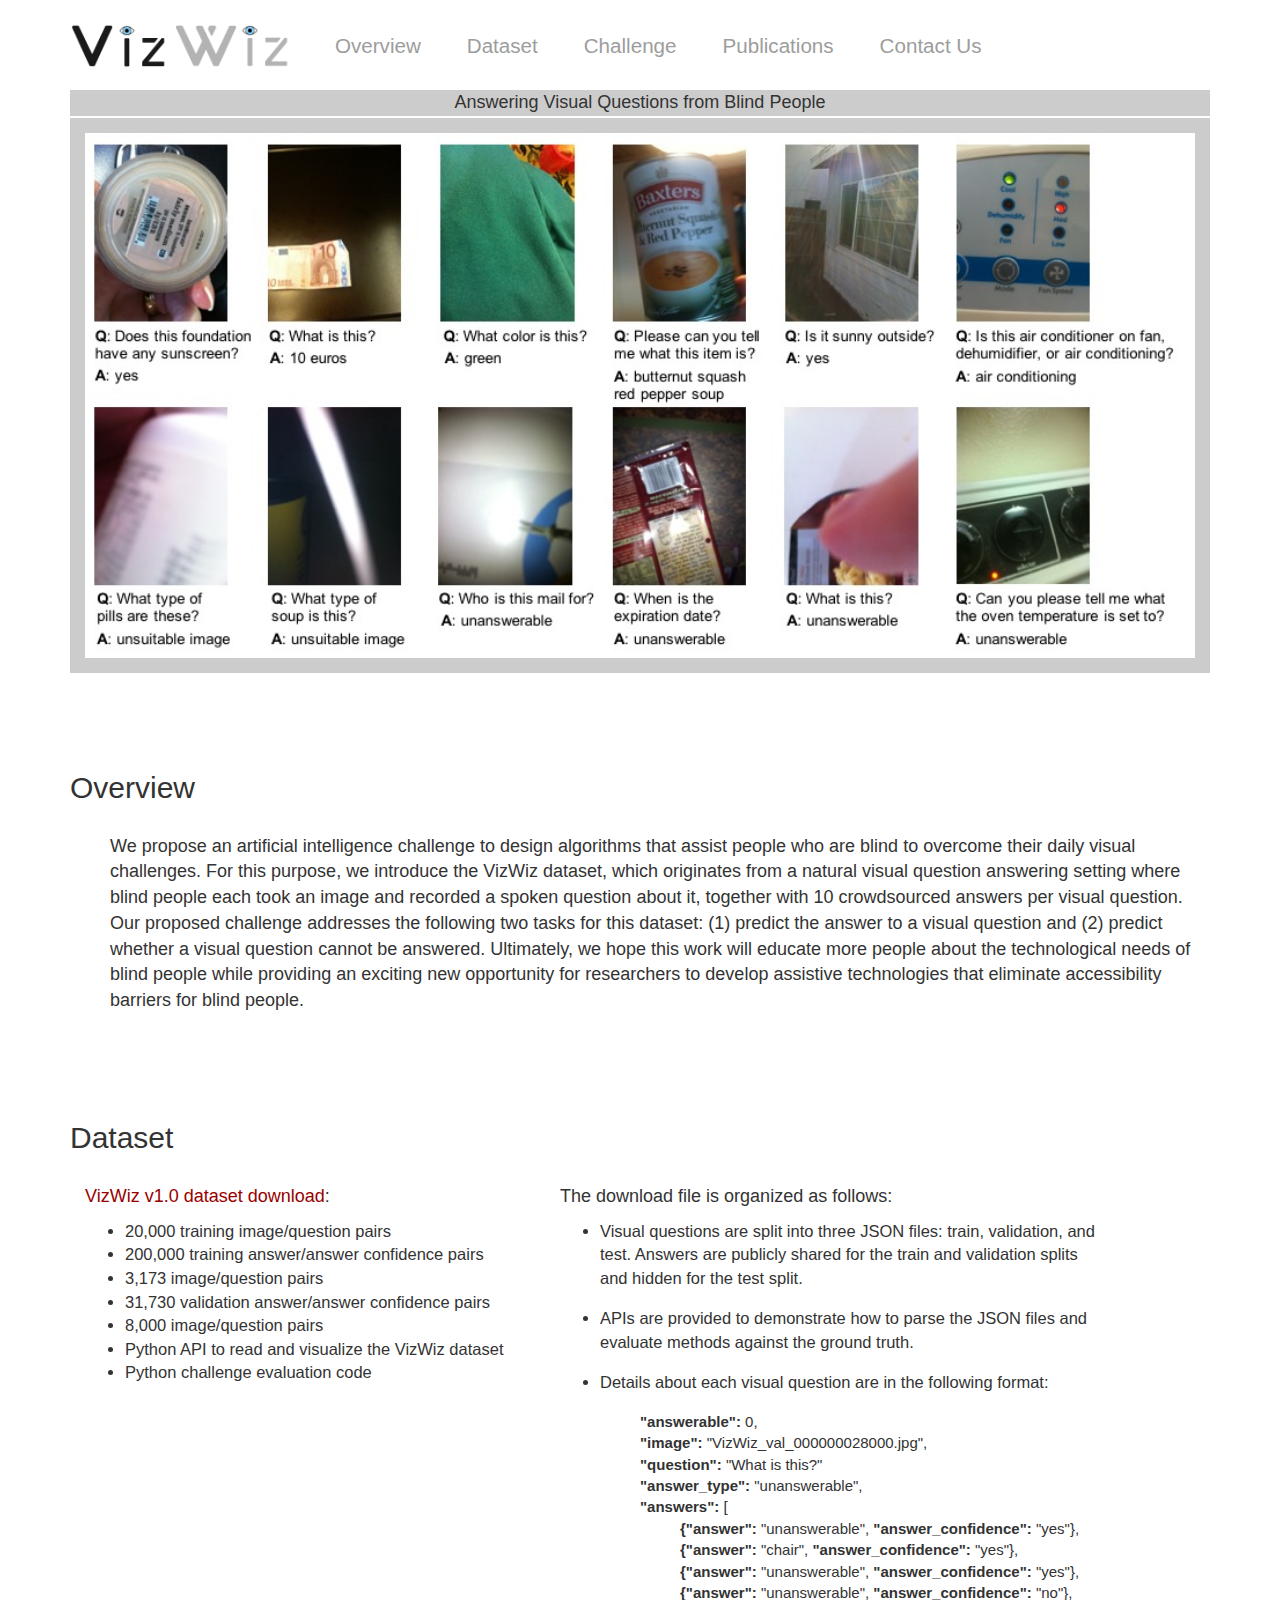
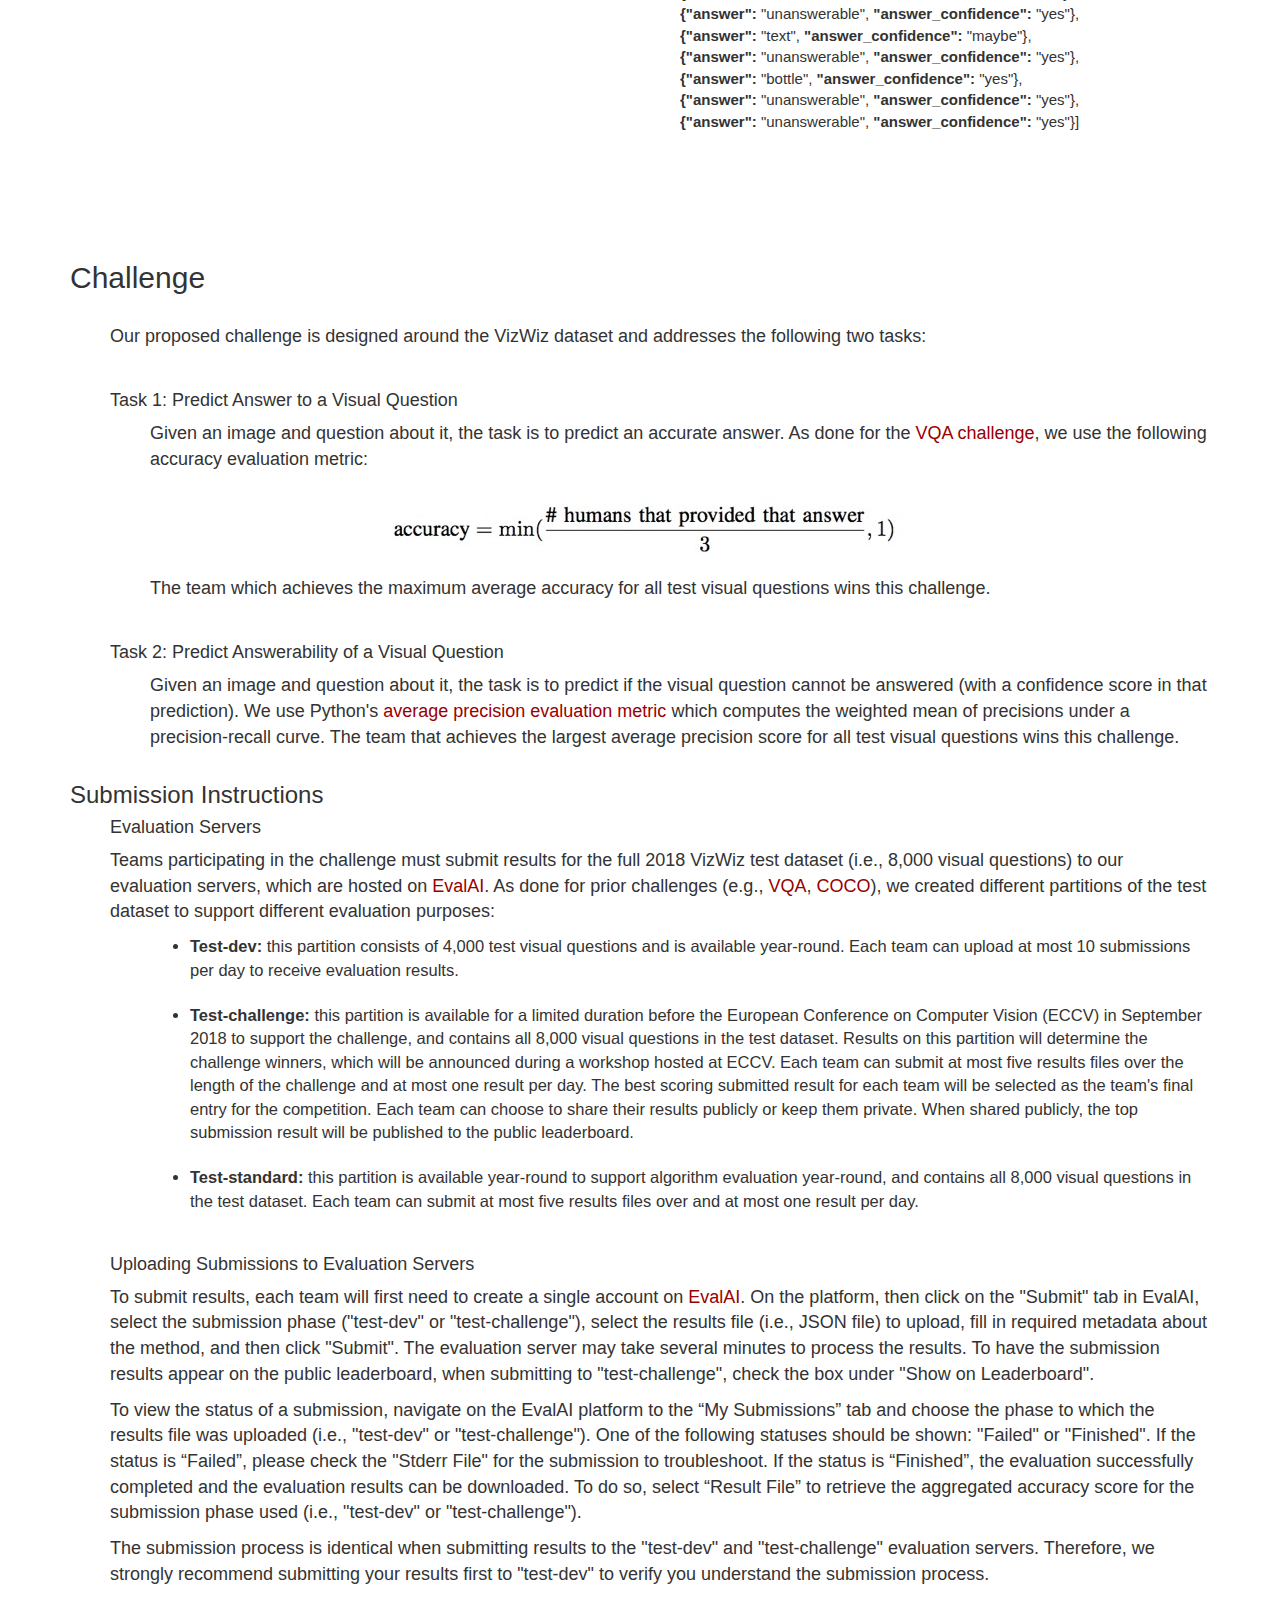
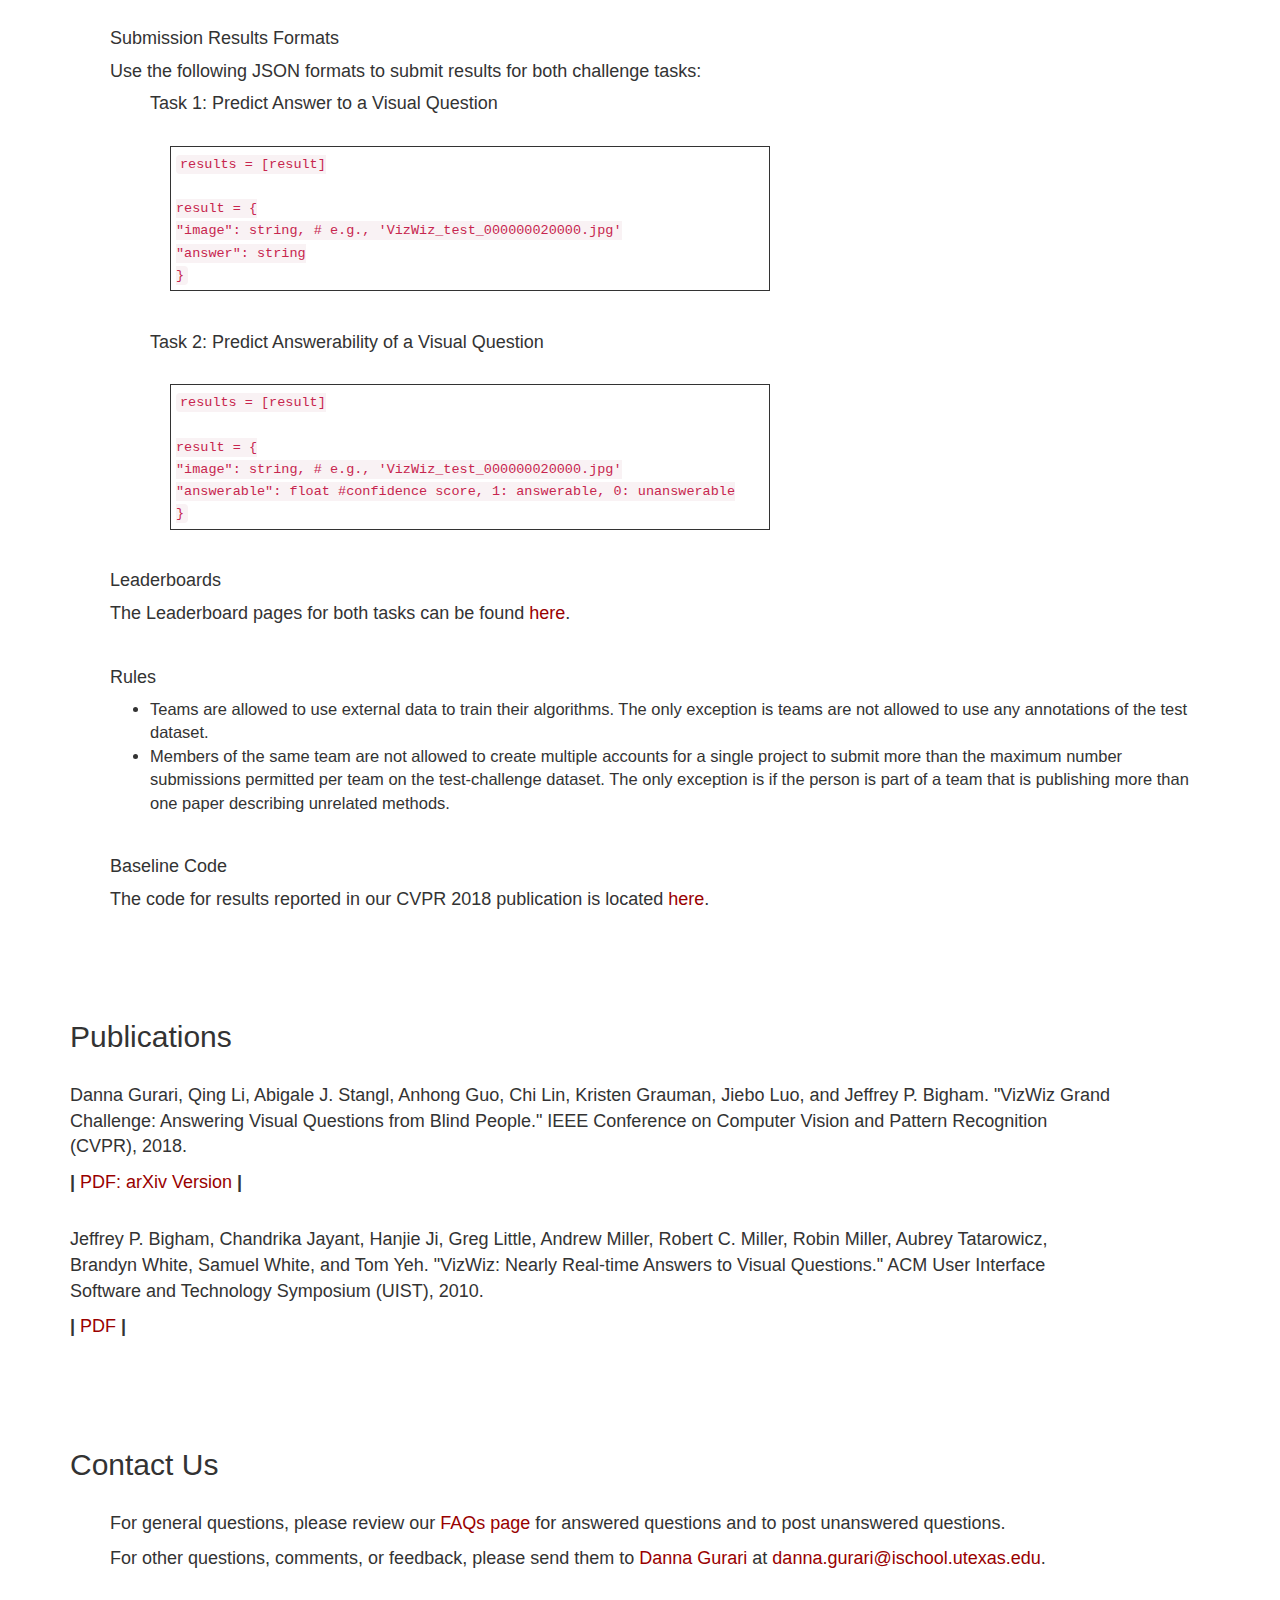
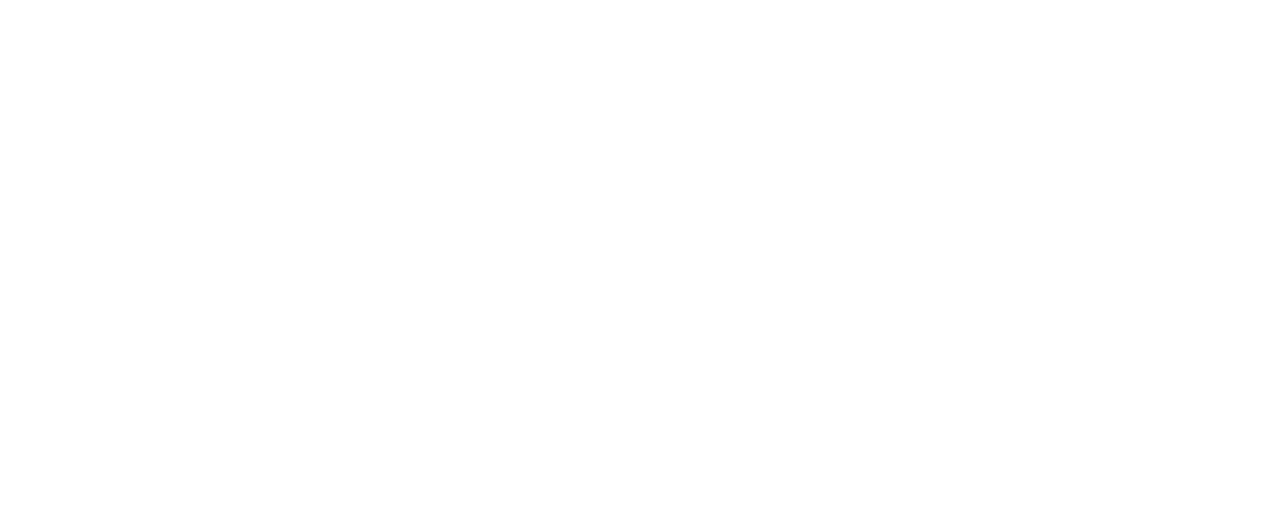
<file: challenge/index.html>
<!doctype html>
<html>
<head>
<title>VizWiz Challenge</title>
<script src="https://ajax.googleapis.com/ajax/libs/jquery/2.2.4/jquery.min.js"></script>
<link rel="stylesheet" href="https://maxcdn.bootstrapcdn.com/bootstrap/3.3.1/css/bootstrap.min.css">
<link rel="stylesheet" href="../css/main.css">
</head>
<body>

<a href="#content" class="sr-only sr-only-focusable">Skip to main content</a>

<nav id="nav_bar" class="navbar navbar-inverse navbar-fixed-top" role="navigation">
  <div class="container">
      <ul class="nav navbar-nav">
      	<div id="menu-logo">
        	<li class="active"><a href="#"><img src="../pics/logo-name.png" alt="VizWiz logo"></a></li>
        </div>
	    <li><a href="#overview">Overview</a></li>
	    <li><a href="#dataset">Dataset</a></li>
    	<li><a href="#challenge">Challenge</a></li>
    	<li><a href="#publications">Publications</a></li>
	    <li><a href="#contactus">Contact Us</a></li>
      </ul>
  </div>
</nav>

<div id="content">
<div class="container">
  <p id="banner_tagline">Answering Visual Questions from Blind People</p>
<img src="../pics/vqa-examples.jpg" alt="Examples of visual questions asked by blind people and corresponding answers agreed upon by crowd workers." id="img-banner">

<div id="overview" class="page clearfix">
<h2>Overview</h2>
<p class="tab">
We propose an artificial intelligence challenge to design algorithms that assist people who are blind to overcome their daily visual challenges.  For this purpose, we introduce the VizWiz dataset, which originates from a natural visual question answering setting where blind people each took an image and recorded a spoken question about it, together with 10 crowdsourced answers per visual question.  Our proposed challenge addresses the following two tasks for this dataset: (1) predict the answer to a visual question and (2) predict whether a visual question cannot be answered.  Ultimately, we hope this work will educate more people about the technological needs of blind people while providing an exciting new opportunity for researchers to develop assistive technologies that eliminate accessibility barriers for blind people.
</p>
</div>

<div id="dataset" class="page clearfix">
<h2>Dataset</h2>
<div class="col-md-5">
	<p><a href="https://ivc.ischool.utexas.edu/VizWiz/data/VizWiz_data_ver1.tar.gz">VizWiz v1.0 dataset download</a>:
		<ul>
			<li>20,000 training image/question pairs</li>
			<li>200,000 training answer/answer confidence pairs</li>
			<li>3,173 image/question pairs</li>
			<li>31,730 validation answer/answer confidence pairs</li>
			<li>8,000 image/question pairs</li>
			<li>Python API to read and visualize the VizWiz dataset</li>
			<li>Python challenge evaluation code</li>
		</ul>
	</p>
</div>
<div class="col-md-6">
<p>The download file is organized as follows:
<ul>
	<li class="dataset_list">Visual questions are split into three JSON files: train, validation, and test.  Answers are publicly shared for the train and validation splits and hidden for the test split.</li>
	<li class="dataset_list">APIs are provided to demonstrate how to parse the JSON files and evaluate methods against the ground truth.</li>
	<li class="dataset_list">Details about each visual question are in the following format:</li>
        <strong class="tab">"answerable": </strong>0, <br>
            <strong class="tab">"image": </strong>"VizWiz_val_000000028000.jpg",<br>
            <strong class="tab">"question": </strong>"What is this?"<br>
			<strong class="tab">"answer_type": </strong> "unanswerable", <br>
            <strong class="tab">"answers": </strong>[ <br>
            	<strong class="double-tab">{"answer": </strong>"unanswerable", <strong>"answer_confidence": </strong>"yes"},<br>
                <strong class="double-tab">{"answer": </strong>"chair", <strong>"answer_confidence": </strong>"yes"},<br>
                <strong class="double-tab">{"answer": </strong>"unanswerable", <strong>"answer_confidence": </strong>"yes"},<br>
                <strong class="double-tab">{"answer": </strong>"unanswerable", <strong>"answer_confidence": </strong>"no"},<br>
                <strong class="double-tab">{"answer": </strong>"unanswerable", <strong>"answer_confidence": </strong>"yes"},<br>
                <strong class="double-tab">{"answer": </strong>"text", <strong>"answer_confidence": </strong>"maybe"},<br>
                <strong class="double-tab">{"answer": </strong>"unanswerable", <strong>"answer_confidence": </strong>"yes"},<br>
                <strong class="double-tab">{"answer": </strong>"bottle", <strong>"answer_confidence": </strong>"yes"},<br>
                <strong class="double-tab">{"answer": </strong>"unanswerable", <strong>"answer_confidence": </strong>"yes"},<br>
                <strong class="double-tab">{"answer": </strong>"unanswerable", <strong>"answer_confidence": </strong>"yes"}]
		<br> <br>
</ul>
</p>
</div>
</div>

<div id="challenge" class="page clearfix">
  <h2>Challenge</h2>
  <p class="tab">Our proposed challenge is designed around the VizWiz dataset and addresses the following two tasks: </p>
  <br>
  <h4 class="tab">Task 1: Predict Answer to a Visual Question</h4>
  <p class="double-tab">Given an image and question about it, the task is to predict an accurate answer.  As done for the <a href="http://visualqa.org/index.html">VQA challenge</a>, we use the following accuracy evaluation metric:
  </p>
  <p id="vqa-eval-metric">
  <img src="../pics/vqa_evaluation-metric.jpg" alt="Evaluation metic is the minimum between 1 and the number of people who provided the answer minus 1.">
  </p>
  <p class="double-tab">The team which achieves the maximum average accuracy for all test visual questions wins this challenge.</p>
  <br>
  <h4 class="tab">Task 2: Predict Answerability of a Visual Question</h4>
  <p class="double-tab">Given an image and question about it, the task is to predict if the visual question cannot be answered (with a confidence score in that prediction).  We use Python's <a href="http://scikit-learn.org/stable/modules/generated/sklearn.metrics.average_precision_score.html">average precision evaluation metric</a> which computes the weighted mean of precisions under a precision-recall curve.  The team that achieves the largest average precision score for all test visual questions wins this challenge.</p>
</div>
<br>
<div id="submission-instructions" class="page clearfix" class="tab">
  <h3>Submission Instructions</h3>
  <h4 class="tab">Evaluation Servers</h4>
  <p class="tab">Teams participating in the challenge must submit results for the full 2018 VizWiz test dataset (i.e., 8,000 visual questions) to our evaluation servers, which are hosted on <a href="https://evalai.cloudcv.org/web/challenges/challenge-page/102/overview">EvalAI</a>.
    As done for prior challenges (e.g., <a href="http://visualqa.org/index.html">VQA</a>, <a href="http://cocodataset.org/">COCO</a>), we created different partitions of the test dataset to support different evaluation purposes: </p>
  <ul class="double-tab">
  	<li><strong>Test-dev:</strong> this partition consists of 4,000 test visual questions and is available year-round.  Each team can upload at most 10 submissions per day to receive evaluation results.</li>
    <br>
    <li><strong>Test-challenge:</strong> this partition is available for a limited duration before the European Conference on Computer Vision (ECCV) in September 2018 to support the challenge, and contains all 8,000 visual questions in the test dataset.  Results on this partition will determine the challenge winners, which will be announced during a workshop hosted at ECCV.  Each team can submit at most five results files over the length of the challenge and at most one result per day.  The best scoring submitted result for each team will be selected as the team's final entry for the competition.  Each team can choose to share their results publicly or keep them private.  When shared publicly, the top submission result will be published to the public leaderboard.</li>
    <br>
    <li><strong>Test-standard:</strong> this partition is available year-round to support algorithm evaluation year-round, and contains all 8,000 visual questions in the test dataset.  Each team can submit at most five results files over and at most one result per day.</li>
  </ul>
  <br>
  <h4 class="tab">Uploading Submissions to Evaluation Servers</h4>
  <p class="tab">To submit results, each team will first need to create a single account on <a href="https://evalai.cloudcv.org/web/challenges/challenge-page/102/participate">EvalAI</a>.  On the platform, then click on the "Submit" tab in EvalAI, select the submission phase ("test-dev" or "test-challenge"), select the results file (i.e., JSON file) to upload, fill in required metadata about the method, and then click "Submit".  The evaluation server may take several minutes to process the results.  To have the submission results appear on the public leaderboard, when submitting to "test-challenge", check the box under "Show on Leaderboard".</p>

  <p class="tab">To view the status of a submission, navigate on the EvalAI platform to the “My Submissions” tab and choose the phase to which the results file was uploaded (i.e., "test-dev" or "test-challenge").  One of the following statuses should be shown: "Failed" or "Finished".  If the status is “Failed”, please check the "Stderr File" for the submission to troubleshoot.  If the status is “Finished”, the evaluation successfully completed and the evaluation results can be downloaded.  To do so, select “Result File” to retrieve the aggregated accuracy score for the submission phase used (i.e., "test-dev" or "test-challenge"). </p>

  <p class="tab">The submission process is identical when submitting results to the "test-dev" and "test-challenge" evaluation servers.  Therefore, we strongly recommend submitting your results first to "test-dev" to verify you understand the submission process. </p>

  <br>
  <h4 class="tab">Submission Results Formats</h4>
  <p class="tab">Use the following JSON formats to submit results for both challenge tasks: </p>
  <h4 class="double-tab">Task 1: Predict Answer to a Visual Question</h4>
      <br>
      <div class="large-3 columns">
          <p class="results-format">
              <code>
                  results = [result]<br>
                  <br>
                  result = {<br>
                  "image": string, # e.g., 'VizWiz_test_000000020000.jpg' <br>
                  "answer": string<br>
                  }<br>
              </code>
          </p>
      </div>
      <br>

  <h4 class="double-tab">Task 2: Predict Answerability of a Visual Question</h4>
    <br>
    <div class="large-3 columns">
        <p class="results-format">
            <code>
                results = [result]<br>
                <br>
                result = {<br>
                "image": string, # e.g., 'VizWiz_test_000000020000.jpg' <br>
                "answerable": float #confidence score, 1: answerable, 0: unanswerable<br>
                }<br>
            </code>
        </p>
    </div>
    <br>

  <h4 class="tab">Leaderboards</h4>
  <p class="tab">The Leaderboard pages for both tasks can be found <a href="https://evalai.cloudcv.org/web/challenges/challenge-page/102/leaderboard">here</a>.</p>
  <br>
  <h4 class="tab">Rules</h4>
  <ul class="tab">
  	<li>Teams are allowed to use external data to train their algorithms.  The only exception is teams are not allowed to use any annotations of the test dataset.</li>
  	<li>Members of the same team are not allowed to create multiple accounts for a single project to submit more than the maximum number submissions permitted per team on the test-challenge dataset.  The only exception is if the person is part of a team that is publishing more than one paper describing unrelated methods.</li>
  </ul>
  <br>
  <h4 class="tab">Baseline Code</h4>
  <p class="tab">The code for results reported in our CVPR 2018 publication is located <a href="https://github.com/liqing-ustc/VizWiz_LSTM_CNN_Attention">here</a>.</p>
</div>

<div id="publications" class="page clearfix">
<h2>Publications</h2>
<!-- Page Heading -->
    <div class="row" class="tab">
      <div class="col-md-11">
          <p>Danna Gurari, Qing Li, Abigale J. Stangl, Anhong Guo, Chi Lin, Kristen Grauman, Jiebo Luo, and Jeffrey P. Bigham. "VizWiz Grand Challenge: Answering Visual Questions from Blind People." IEEE Conference on Computer Vision and Pattern Recognition (CVPR), 2018.</p>
  	      <p> <strong> | <a href="https://arxiv.org/abs/1802.08218" target="content" width=950 height=680>PDF: arXiv Version</a> |</strong> </p>
      </div>
    </div>
    <div class="row">
      <br>
    <div class="col-md-11">
          <p>Jeffrey P. Bigham, Chandrika Jayant, Hanjie Ji, Greg Little, Andrew Miller, Robert C. Miller, Robin Miller, Aubrey Tatarowicz, Brandyn White, Samuel White, and Tom Yeh. "VizWiz: Nearly Real-time Answers to Visual Questions."  ACM User Interface Software and Technology Symposium (UIST), 2010.</p>
  	      <p> <strong> | <a href="https://www.cs.cmu.edu/~jbigham/pubs/pdfs/2010/vizwiz.pdf" target="content" width=950 height=680>PDF</a> |</strong> </p>
      </div>
    </div>
</div>

<div id="contactus" class="page clearfix">
  <h2>Contact Us</h2>
<p class="tab">
For general questions, please review our <a href="https://groups.google.com/forum/#!forum/vizwiz-grand-challenge">FAQs page</a> for answered questions and to post unanswered questions.
</p>
<p class="tab">
For other questions, comments, or feedback, please send them to <a href="https://www.ischool.utexas.edu/~dannag/AboutMe.html">Danna Gurari</a> at <a href="mailto:danna.gurari@ischool.utexas.edu">danna.gurari@ischool.utexas.edu</a>.
  </p>
</div>


</div>
</div>
</body>
</html>
</file>
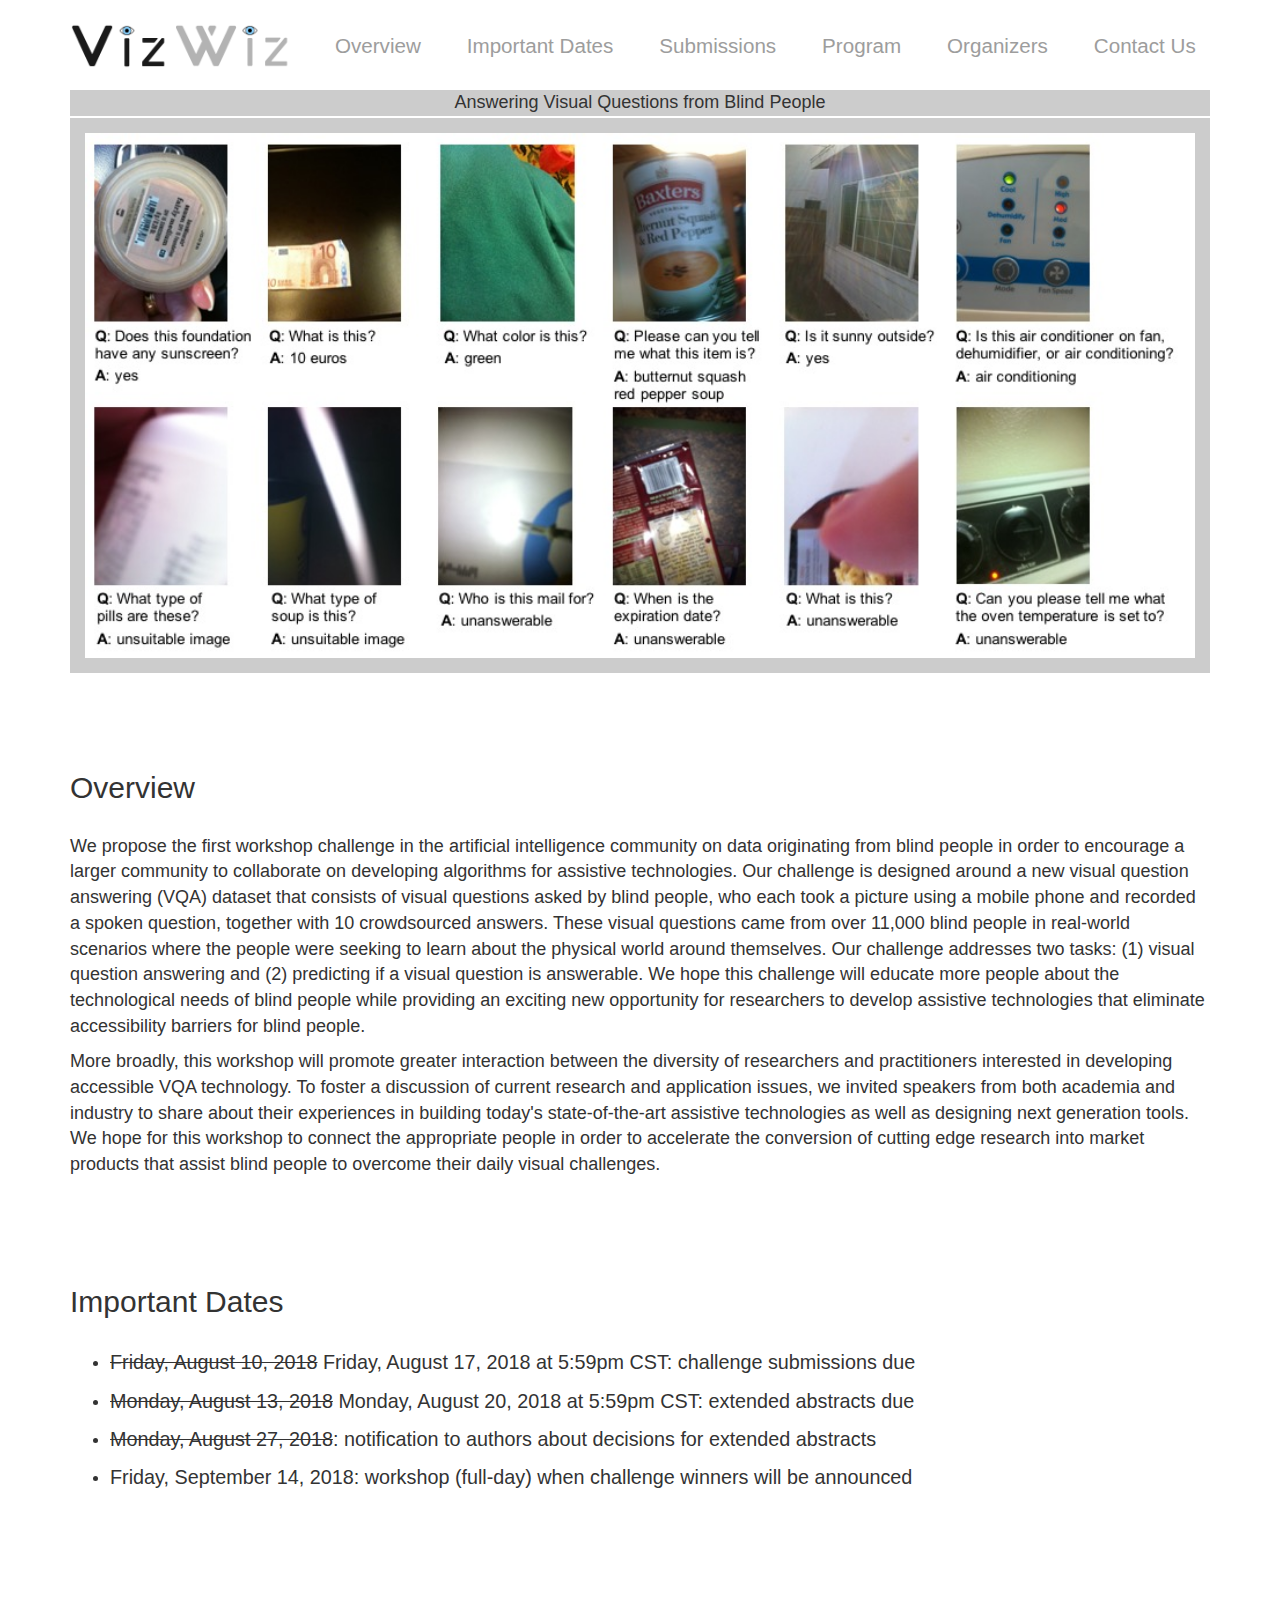
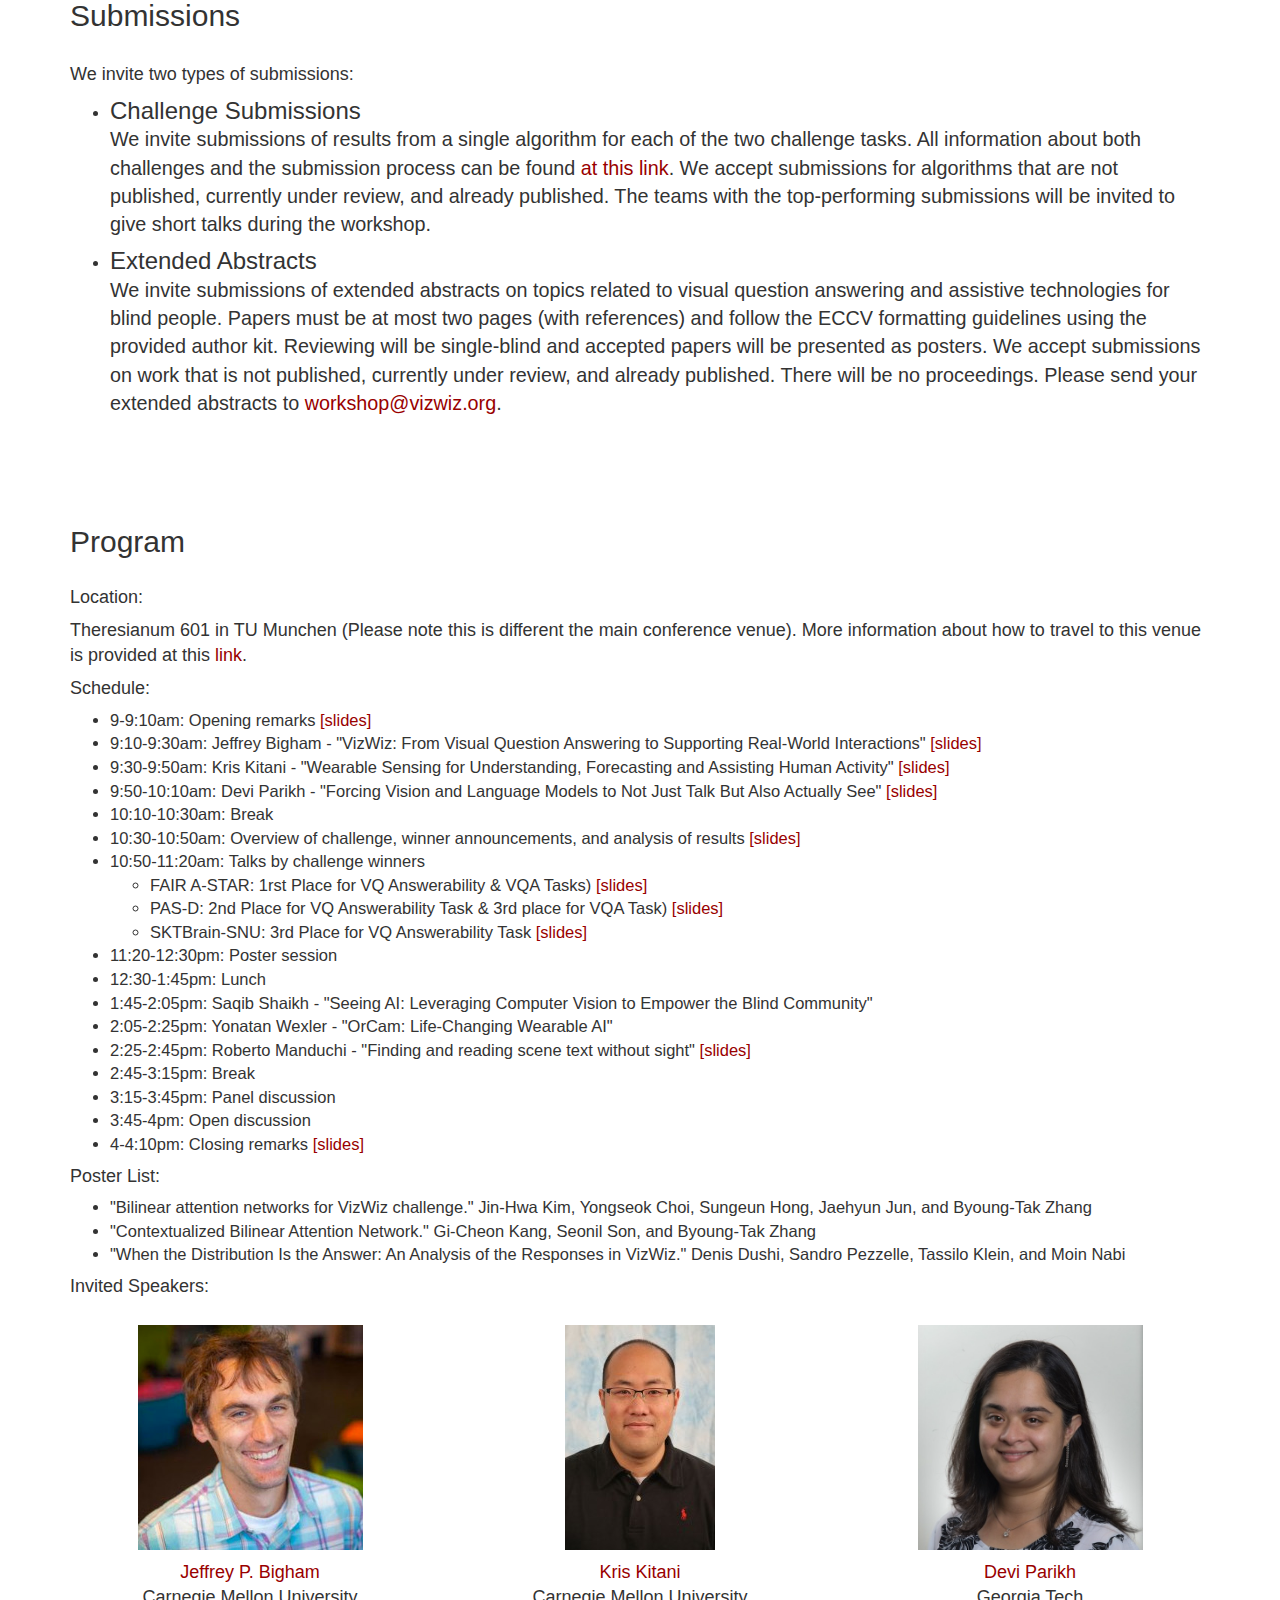
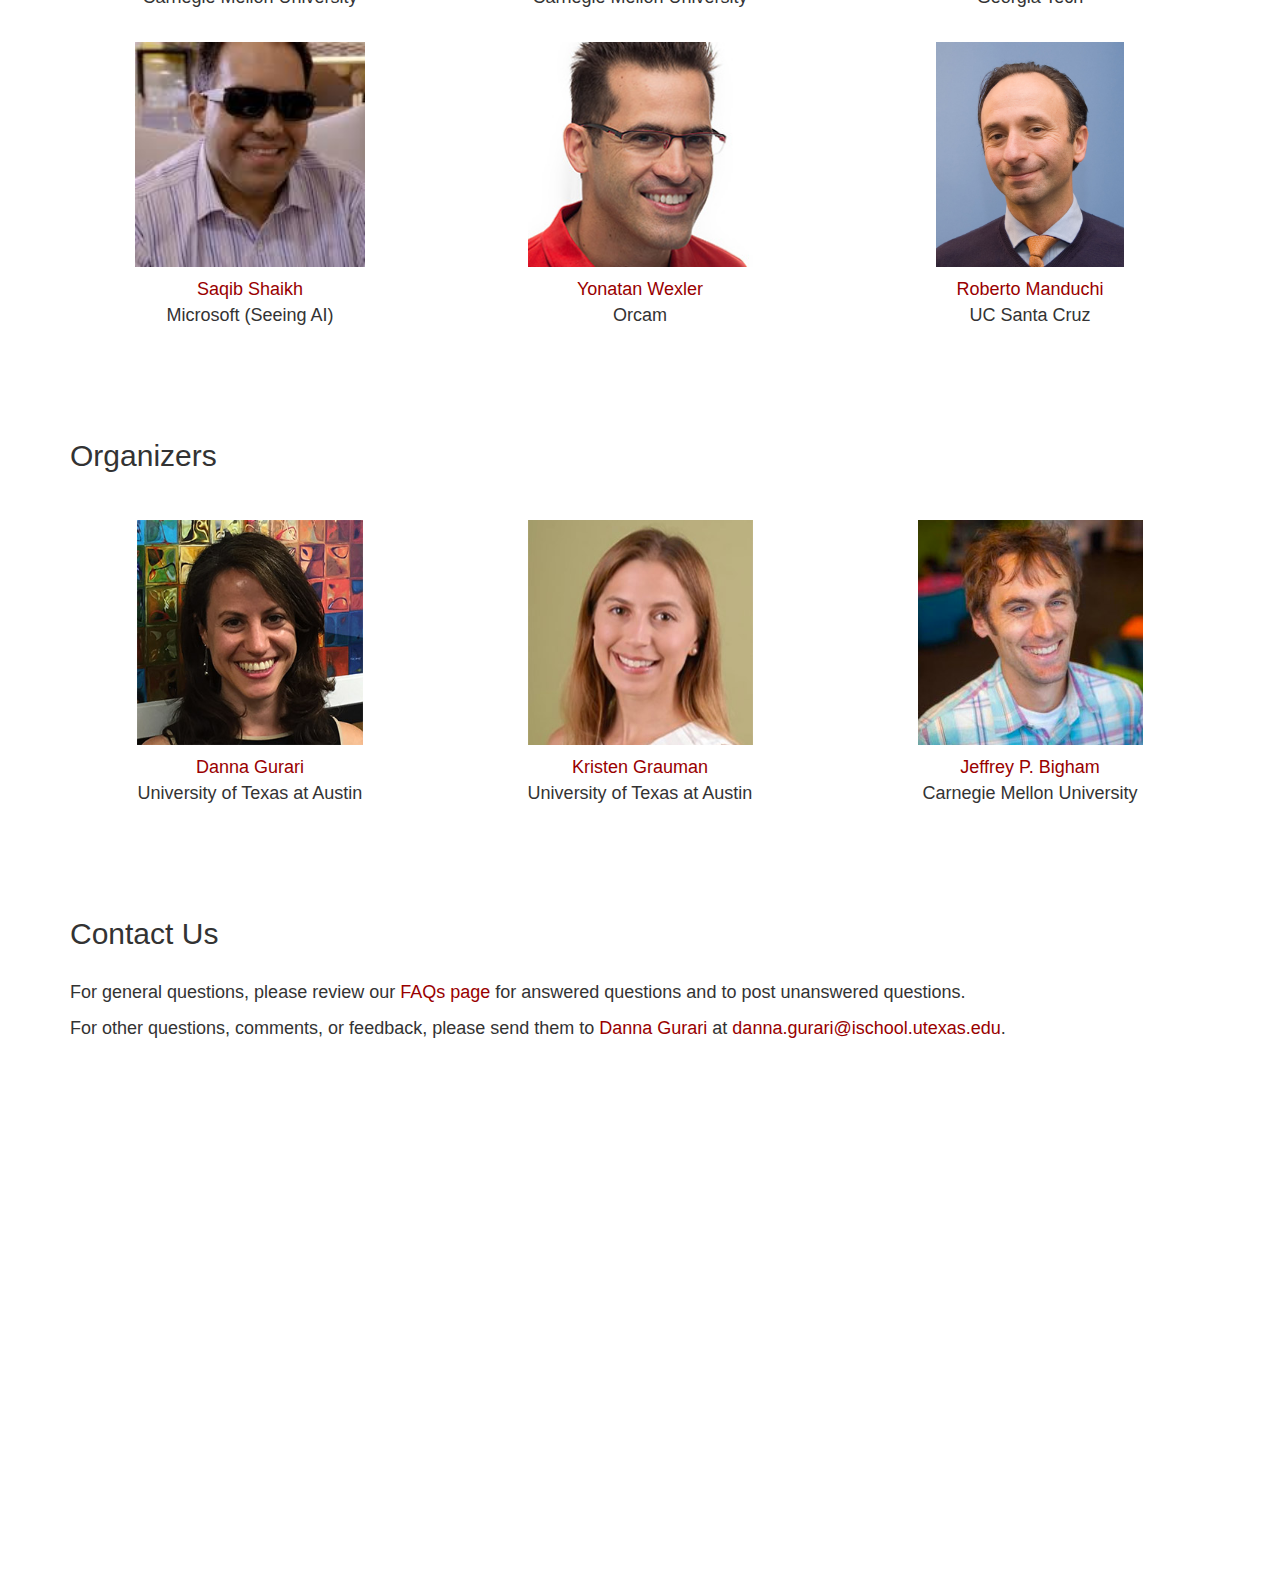
<file: workshop/index.html>
<!doctype html>
<html>
<head>
<title>VizWiz Workshop</title>
<script src="https://ajax.googleapis.com/ajax/libs/jquery/2.2.4/jquery.min.js"></script>
<link rel="stylesheet" href="https://maxcdn.bootstrapcdn.com/bootstrap/3.3.1/css/bootstrap.min.css">
<link rel="stylesheet" href="../css/main.css">
</head>
<body>

<a href="#content" class="sr-only sr-only-focusable">Skip to main content</a>

<nav id="nav_bar" class="navbar navbar-inverse navbar-fixed-top" role="navigation">
  <div class="container">
      <ul class="nav navbar-nav">
      	<div id="menu-logo">
        	<li class="active"><a href="#"><img src="../pics/logo-name.png" alt="VizWiz logo"></a></li>
        </div>
	      <li><a href="#overview">Overview</a></li>
	      <li><a href="#importantdates">Important Dates</a></li>
    	  <li><a href="#submissions">Submissions</a></li>
    	  <li><a href="#program">Program</a></li>
        <li><a href="#organizers">Organizers</a></li>
	      <li><a href="#contactus">Contact Us</a></li>
      </ul>
  </div>
</nav>

<div id="content">
<div class="container">
  <p id="banner_tagline">Answering Visual Questions from Blind People</p>
<img src="../pics/vqa-examples.jpg" alt="Examples of visual questions asked by blind people and corresponding answers agreed upon by crowd workers." id="img-banner">

<div id="overview" class="page clearfix">
<h2>Overview</h2>
<p>
We propose the first workshop challenge in the artificial intelligence community on data originating from blind people in order to
encourage a larger community to collaborate on developing algorithms for assistive technologies. Our challenge is designed
around a new visual question answering (VQA) dataset that consists of visual questions asked by blind people, who each took a
picture using a mobile phone and recorded a spoken question, together with 10 crowdsourced answers. These visual questions
came from over 11,000 blind people in real-world scenarios where the people were seeking to learn about the physical world
around themselves. Our challenge addresses two tasks: (1) visual question answering and (2) predicting if a visual question is
answerable. We hope this challenge will educate more people about the technological needs of blind people while providing an
exciting new opportunity for researchers to develop assistive technologies that eliminate accessibility barriers for blind people.
</p>
<p>
More broadly, this workshop will promote greater interaction between the diversity of researchers and practitioners interested in
developing accessible VQA technology. To foster a discussion of current research and application issues, we invited speakers
from both academia and industry to share about their experiences in building today's state-­of-the-­art assistive technologies as well as designing next generation tools. We hope for this workshop to connect the appropriate people in order to accelerate the conversion of cutting edge research into market products that assist blind people to overcome their daily visual challenges.
</p>
</div>

<div id="importantdates" class="page clearfix">

<h2>Important Dates</h2>
<ul>
<li><p><strike>Friday, August 10, 2018</strike> Friday, August 17, 2018 at 5:59pm CST: challenge submissions due</p></li>
<li><p><strike>Monday, August 13, 2018</strike> Monday, August 20, 2018 at 5:59pm CST: extended abstracts due</p></li>
<li><p><strike>Monday, August 27, 2018</strike>: notification to authors about decisions for extended abstracts</p></li>
<li><p>Friday, September 14, 2018: workshop (full-day) when challenge winners will be announced</p></li>
</ul>

</div>


<div id="submissions" class="page clearfix">

<h2>Submissions</h2>
<p>
We invite two types of submissions:
</p>

<ul>
<li>
<h3>Challenge Submissions</h3>
<p style="margin-top: 0">
We invite submissions of results from a single algorithm for each of the two challenge tasks.  All information about both challenges and the submission process can be found <a href="http://vizwiz.org/data/">at this link</a>.  We accept submissions for algorithms that are not published, currently under review, and already published.  The teams with the top-performing submissions will be invited to give short talks during the workshop.
</p>
</li>

<li>
<h3>Extended Abstracts</h3>
<p style="margin-top: 0">
We invite submissions of extended abstracts on topics related to visual question answering and assistive technologies for blind people.  Papers must be at most two pages (with references) and follow the ECCV formatting guidelines using the provided author kit.  Reviewing will be single-blind and accepted papers will be presented as posters.  We accept submissions on work that is not published, currently under review, and already published.  There will be no proceedings.  Please send your extended abstracts to <a href="mailto:workshop@vizwiz.org">workshop@vizwiz.org</a>.
</p>
</li>
</ul>

</div>

<div id="program" class="page clearfix">
<h2>Program</h2>

<h4>Location:</h4>
<p style="margin-top: 0">Theresianum 601  in TU Munchen (Please note this is different the main conference venue).  More information about how to travel to this venue is provided at this <a href="https://eccv2018.org/attending/venues/">link</a>.
</p>

  <h4>Schedule:</h4>
    <p>
    <ul>
    	<li>9-9:10am: Opening remarks <a href="Talks/OpeningRemarks.pdf">[slides]</a></li>
    	<li>9:10-9:30am: Jeffrey Bigham - "VizWiz: From Visual Question Answering to Supporting Real-World Interactions" <a href="Talks/Jeff_Bigham.pdf">[slides]</a></li>
    	<li>9:30-9:50am: Kris Kitani - "Wearable Sensing for Understanding, Forecasting and Assisting Human Activity" <a href="Talks/Kris_Kitani.pdf">[slides]</a></li>
    	<li>9:50-10:10am: Devi Parikh - "Forcing Vision and Language Models to Not Just Talk But Also Actually See" <a href="Talks/Devi_Parikh.pdf">[slides]</a></li>
    	<li>10:10-10:30am: Break</li>
    	<li>10:30-10:50am: Overview of challenge, winner announcements, and analysis of results <a href="Talks/Challenge.pdf">[slides]</a></li>
      <li>10:50-11:20am: Talks by challenge winners</li>
      <ul>
        <li> FAIR A-STAR: 1rst Place for VQ Answerability & VQA Tasks) <a href="Talks/FAIR_A-STAR.pdf">[slides]</a> </li>
        <li> PAS-D: 2nd Place for VQ Answerability Task & 3rd place for VQA Task) <a href="Talks/PAS-D.pdf">[slides]</a> </li>
        <li> SKTBrain-SNU: 3rd Place for VQ Answerability Task <a href="Talks/SKTBrain-SNU.pdf">[slides]</a> </li>
      </ul>
      <li>11:20-12:30pm: Poster session</li>
    	<li>12:30-1:45pm: Lunch</li>
    	<li>1:45-2:05pm: Saqib Shaikh - "Seeing AI: Leveraging Computer Vision to Empower the Blind Community"</li>
    	<li>2:05-2:25pm: Yonatan Wexler - "OrCam: Life-Changing Wearable AI" </li>
    	<li>2:25-2:45pm: Roberto Manduchi - "Finding and reading scene text without sight" <a href="Talks/Roberto_Manduchi.pdf">[slides]</a></li>
    	<li>2:45-3:15pm: Break</li>
    	<li>3:15-3:45pm: Panel discussion</li>
    	<li>3:45-4pm: Open discussion</li>
    	<li>4-4:10pm: Closing remarks <a href="Talks/ClosingRemarks.pdf">[slides]</a></li>
    </ul>
    </p>

    <h4>Poster List:</h4>
      <p>
      <ul>
        <li>"Bilinear attention networks for VizWiz challenge."  Jin-Hwa Kim, Yongseok Choi, Sungeun Hong, Jaehyun Jun, and Byoung-Tak Zhang</li>
        <li>"Contextualized Bilinear Attention Network."  Gi-Cheon Kang, Seonil Son, and Byoung-Tak Zhang</li>
        <li>"When the Distribution Is the Answer: An Analysis of the Responses in VizWiz."  Denis Dushi, Sandro Pezzelle, Tassilo Klein, and Moin Nabi</li>
      </ul>
      </p>

      <h4>Invited Speakers:</h4>
        <div id="invited_speaker_list" class="row">
          <div class="col-md-4 person">
            <p>
            <a href="http://www.jeffreybigham.com"><img src="../pics/jeff.jpg" alt="Jeffrey Bigham" class="img-headshots"></a>
            </p>
            <p>
            <a href="http://www.jeffreybigham.com">Jeffrey P. Bigham</a><br>
            Carnegie Mellon University
            </p>
          </div>
          <div class="col-md-4 person">
            <p>
              <a href="http://www.cs.cmu.edu/~kkitani/"><img src="../pics/kris_kitani.jpg" alt="Kris Kitani" class="img-headshots"></a>
            </p>
            <p>
              <a href="http://www.cs.cmu.edu/~kkitani/">Kris Kitani</a><br>
              Carnegie Mellon University
            </p>
          </div>
          <div class="col-md-4 person">
            <p>
            <a href="https://www.cc.gatech.edu/~parikh/"><img src="../pics/devi_parikh.jpg" alt="Devi Parikh" class="img-headshots"></a>
            </p>
            <p>
            <a href="https://www.cc.gatech.edu/~parikh/">Devi Parikh</a><br>
            Georgia Tech
            </p>
          </div>
        </div>
        <div id="invited_speaker_list" class="row">
          <div class="col-md-4 person">
            <p>
              <a href="https://www.linkedin.com/in/saqibshaikh"><img src="../pics/saqib_shaikh.jpg" alt="Saqib Shaikh" class="img-headshots"></a>
            </p>
            <p>
              <a href="https://www.linkedin.com/in/saqibshaikh">Saqib Shaikh</a><br>
              Microsoft (Seeing AI)
            </p>
          </div>
          <div class="col-md-4 person">
            <p>
            <a href="https://www.linkedin.com/in/yonatanwexler/"><img src="../pics/yonatan_wexler.jpg" alt="Yonatan Wexler" class="img-headshots"></a>
            </p>
            <p>
            <a href="https://www.linkedin.com/in/yonatanwexler/">Yonatan Wexler</a><br>
            Orcam
            </p>
          </div>
          <div class="col-md-4 person">
            <p>
              <a href="https://users.soe.ucsc.edu/~manduchi/"><img src="../pics/roberto_manduchi.jpg" alt="Roberto Manduchi" class="img-headshots"></a>
            </p>
            <p>
              <a href="https://users.soe.ucsc.edu/~manduchi/" class="img-headshots">Roberto Manduchi</a><br>
              UC Santa Cruz
            </p>
          </div>
        </div>

  </div>

<div id="organizers" class="page clearfix">

<h2>Organizers</h2>

  <div id="organizerslist" class="row">
    <div class="col-md-4 person">
      <p>
        <a href="https://www.ischool.utexas.edu/~dannag/"><img src="../pics/danna.jpg" alt="Danna Gurari" class="img-headshots"></a>
      </p>
      <p>
        <a href="https://www.ischool.utexas.edu/~dannag/">Danna Gurari</a><br>
        University of Texas at Austin
      </p>
    </div>
    <div class="col-md-4 person">
      <p>
        <a href="http://www.cs.utexas.edu/users/grauman/"><img src="../pics/kristen.jpg" alt="Kristen Grauman" class="img-headshots"></a>
      </p>
      <p>
        <a href="http://www.cs.utexas.edu/users/grauman/">Kristen Grauman</a><br>
        University of Texas at Austin
      </p>
    </div>
    <div class="col-md-4 person">
      <p>
      <a href="http://www.jeffreybigham.com"><img src="../pics/jeff.jpg" alt="Jeffrey Bigham" class="img-headshots"></a>
      </p>
      <p>
      <a href="http://www.jeffreybigham.com">Jeffrey P. Bigham</a><br>
      Carnegie Mellon University
      </p>
    </div>
  </div>

</div>

<div id="contactus" class="page clearfix">
  <h2>Contact Us</h2>
<p>
For general questions, please review our <a href="https://groups.google.com/forum/#!forum/vizwiz-grand-challenge">FAQs page</a> for answered questions and to post unanswered questions.
</p>
<p>
For other questions, comments, or feedback, please send them to <a href="https://www.ischool.utexas.edu/~dannag/AboutMe.html">Danna Gurari</a> at <a href="mailto:danna.gurari@ischool.utexas.edu">danna.gurari@ischool.utexas.edu</a>.
  </p>
</div>


</div>
</div>
</body>
</html>
</file>
<file: css/main.css>
html {
  height: 100%;
}

body {
  min-height: 100%;
  font-size: "Helvetica Neue",Helvetica,Arial,sans-serif;
  font-size: 1.5em;
  padding-bottom: 35em;
}

a:link {
  color: #990000;
  text-decoration: none;
  font-weight: 400;
}

a:visited {
  color: #990000;
  text-decoration: underline;
}

a:hover {
  color: black;
  text-decoration: underline;
}

a:active {
  color: #ac9d74;
  text-decoration: underline;
}

.navbar .brand, .navbar .nav > li > a {
	padding-left: 1.5em;
  padding-top: 1em;
  font-size: 1.25em;
}

.navbar .brand, .navbar .nav > li > a:hover {
    color: black;
}

ul.nav.navbar-nav {
	width: inherit;
}

.main {
  text-align: center;
  background-image: url('../pics/vizwiz-banner.jpg');
  height: 400px;
  background-repeat: no-repeat;
  background-size: auto 100%;
  color: white;
  overflow: none;
  text-shadow: 2px 2px 5px #000000;
  text-stroke: 1px black;
}

.page {
  min-height: 50%;
}

h1 {
  font-size: 48pt;
}

h2 {
  margin: 3.25em 0 1em 0;
}

h3 {
  display: inline;
}

p {
  font-size: 1.2em;
}

li {
  font-size: 1.1em;
}

.person {
  text-align: center;
  padding: 0.2em;
}

#menu-logo {
    /*width: 15%;*/
    width: 20%;
    float: left;
}

#menu-logo img {
    width: 225px;
    padding-top: 0.5em;
}

#nav_bar {
	background-color: white;
	border-color: white;
	padding: 1em;
}

#img-banner {
  width: 100%;
  margin-top: 2px;
  padding: 15px;
  background-color: rgba(0,0,0,.2);
}

.img-headshots {
  margin-top: 15px;
  height: 225px;
}

#content {
    margin-top: 6em;
}

#banner_tagline {
  text-stroke: 1px black;
  text-align: center;
  margin-top: 0px;
  margin-bottom: 0px;
  /* background-color: rgba(135,206,250,0.1);*/
  background-color: rgba(0,0,0,.2);

}

#vqa-eval-metric {
  height: 80;
  text-align: center;
}

.clear {
    clear: both;
}

.tab {
	margin-left: 40px;
}

.double-tab {
	margin-left: 80px;
}

.triple-tab {
	margin-left: 120px;
}

.dataset_list {
	padding-bottom: 1em;
}

.page.clearfix {
	padding-top: 0em;
/*	padding-top: 11em;*/
}

.results-format {
  font-size: 15px;
  font-weight: 200;
  width: 600px;
  border-style: solid;
  border-width: 1px;
  text-align: justify;
  padding: 5px;
  margin-left: 100px;
}
</file>
